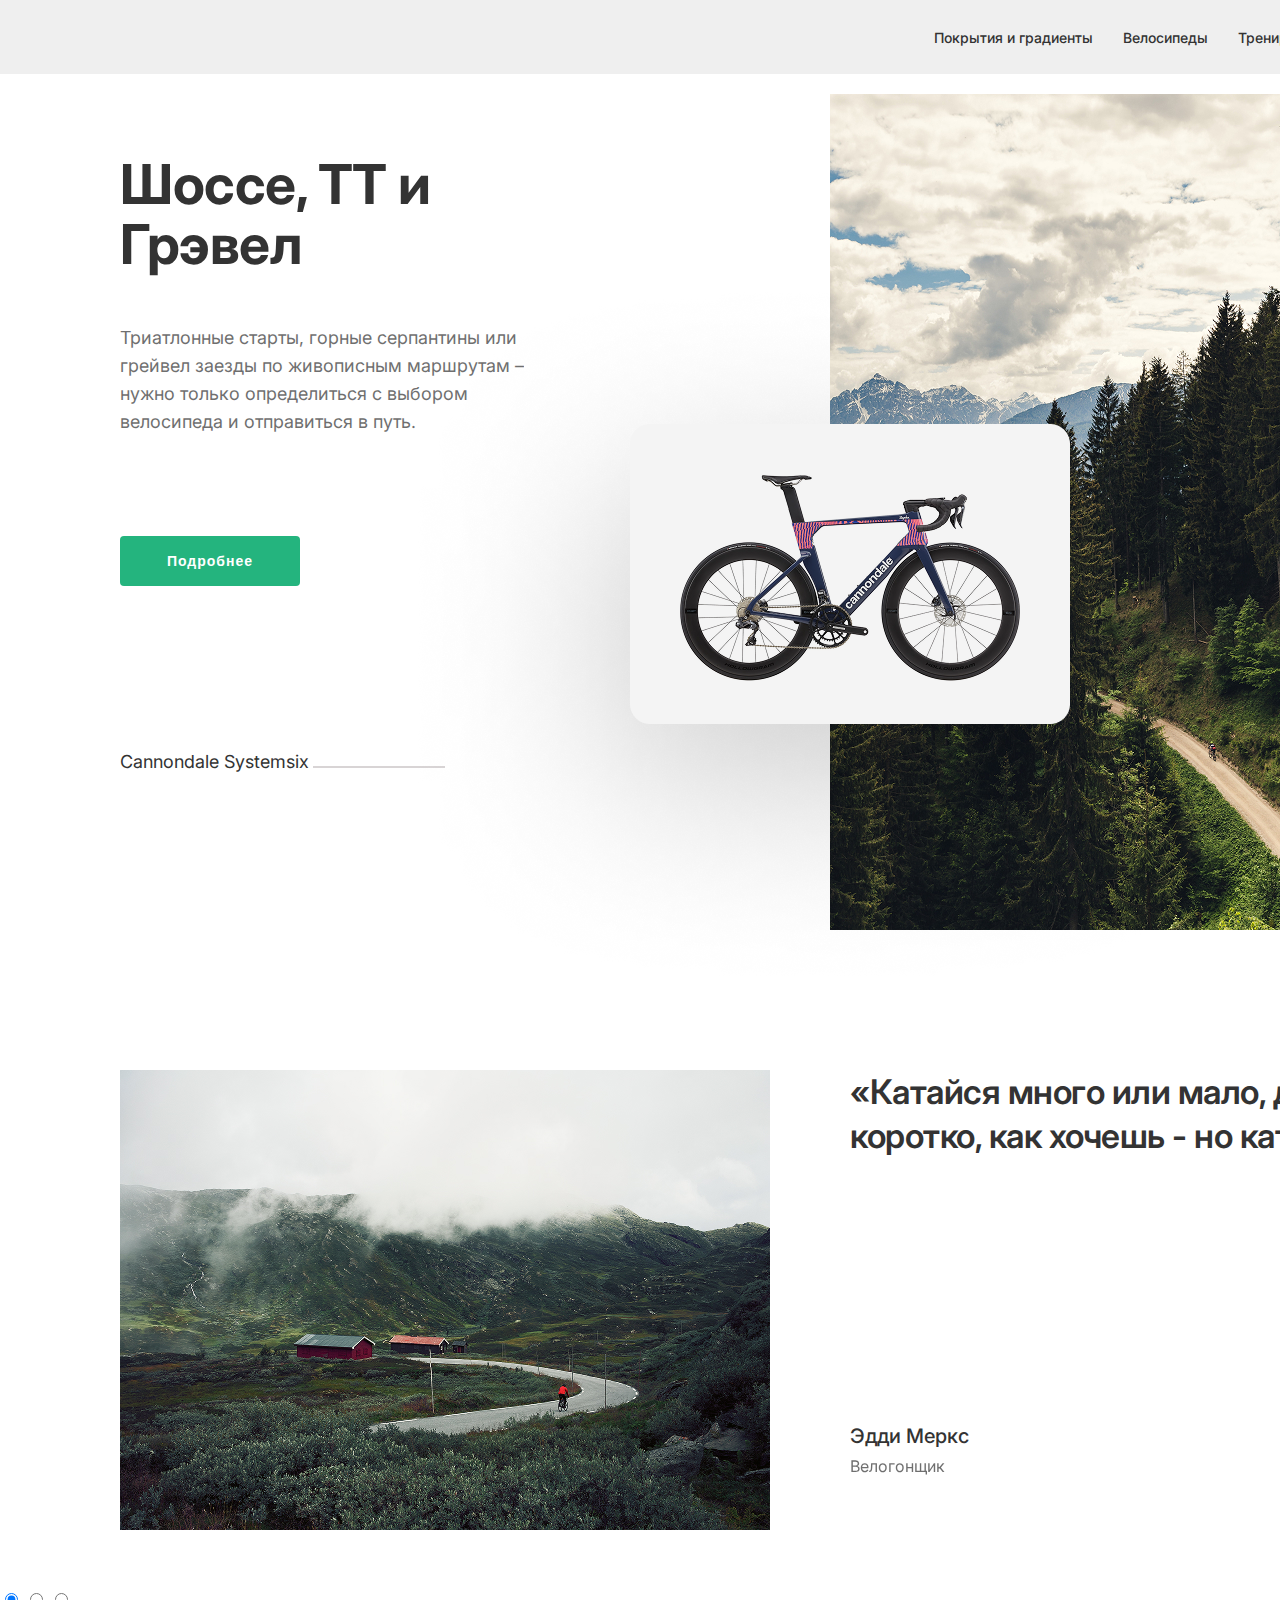
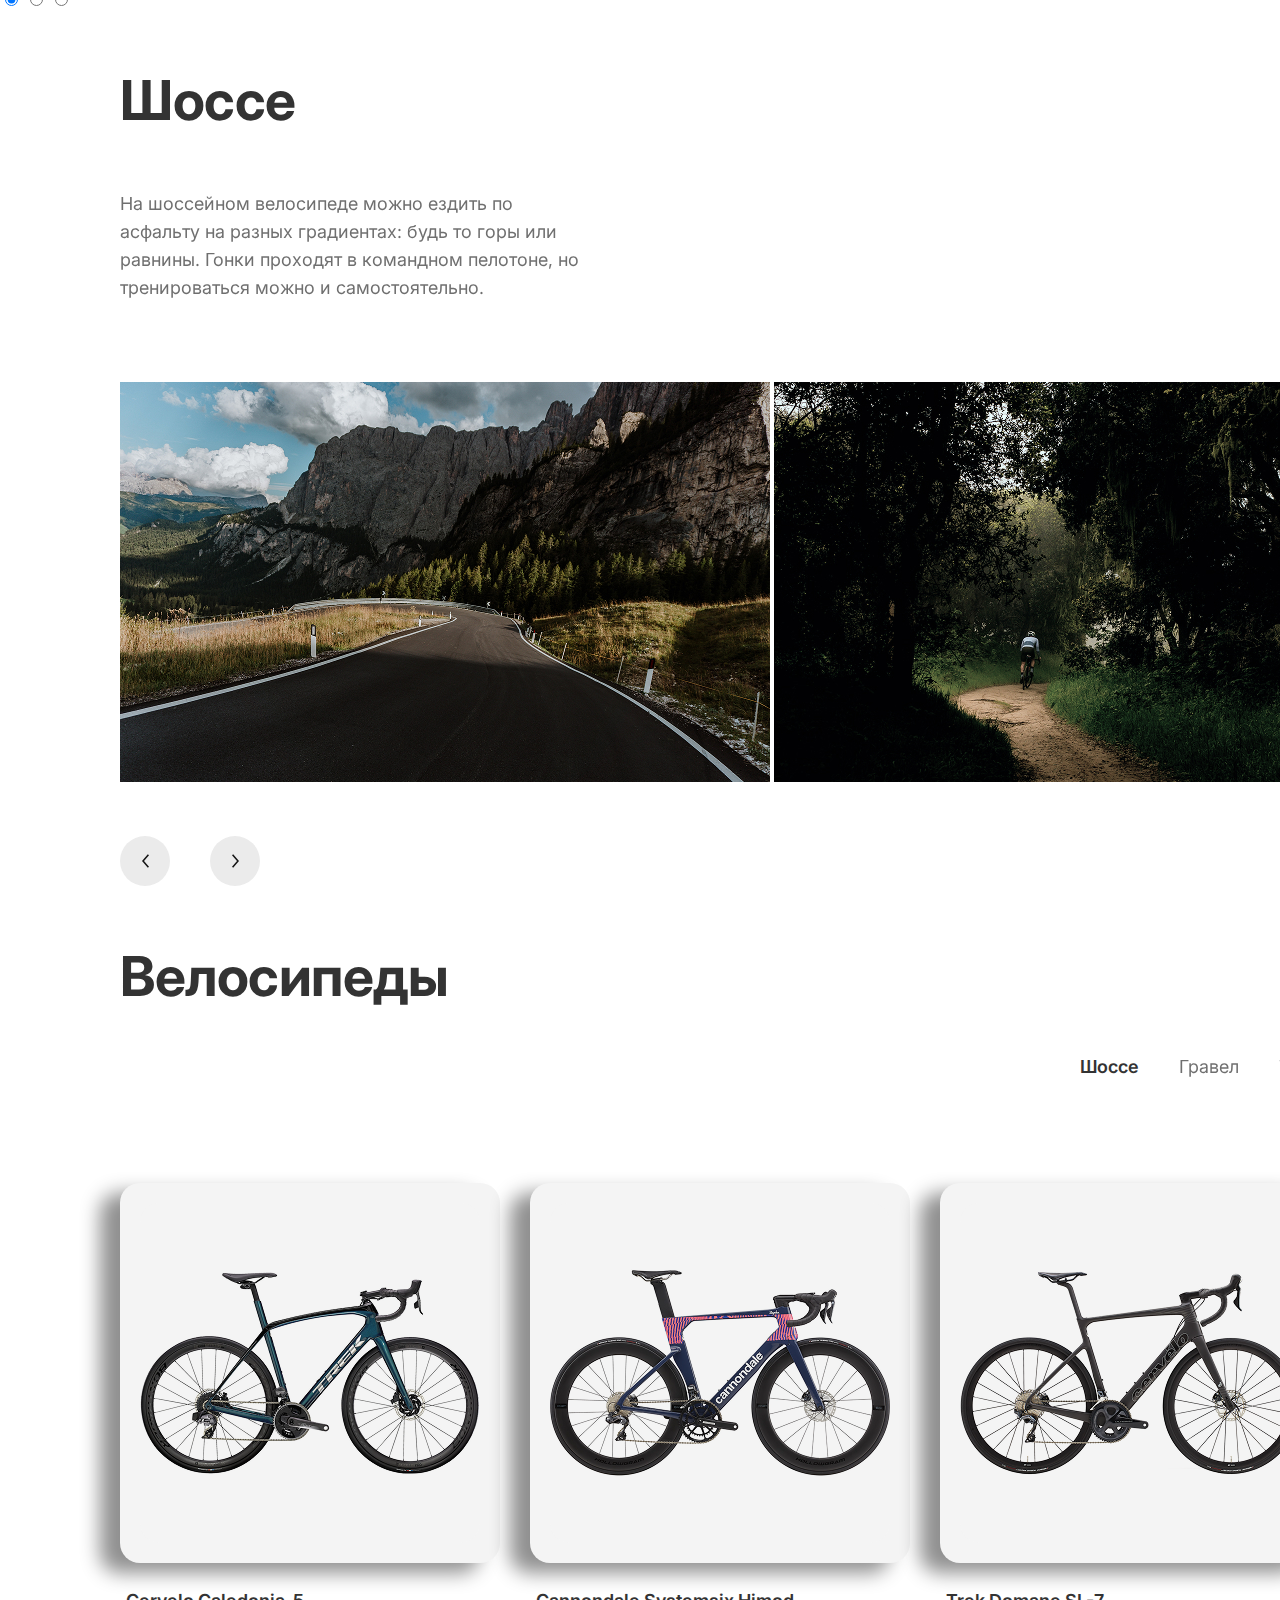
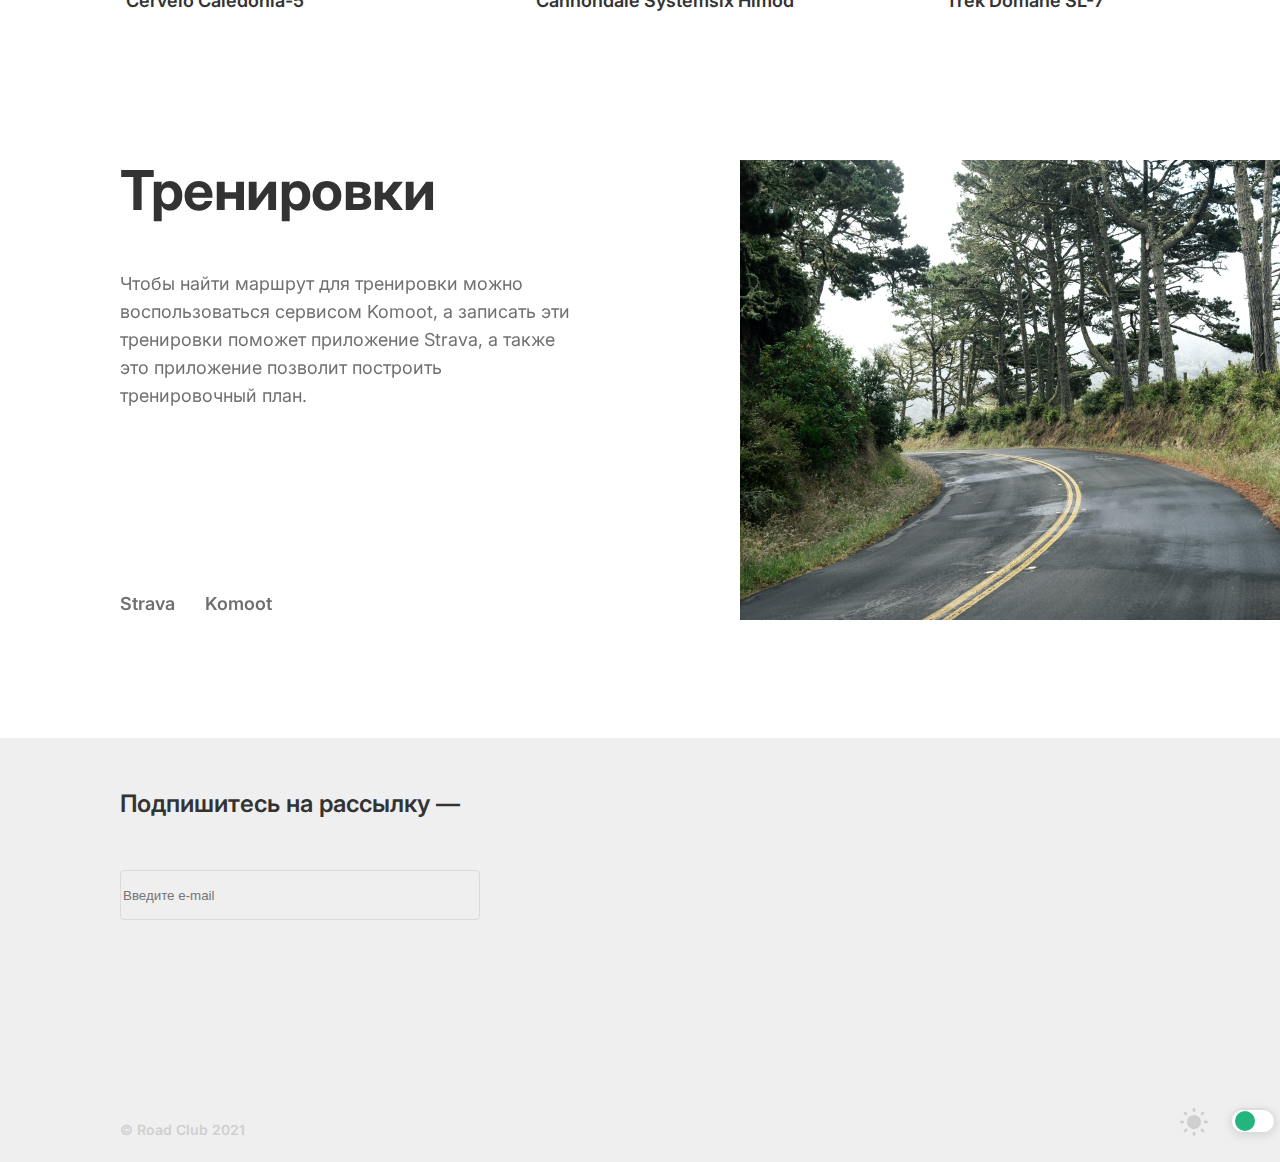
<file: index.html>
<!DOCTYPE html>
<html lang="ru">
<head>
  <meta charset="UTF-8">
  <meta name="viewport" content="width=device-width, initial-scale=1.0">
  <link rel="preconnect" href="https://fonts.googleapis.com">
  <link rel="preconnect" href="https://fonts.gstatic.com" crossorigin>
  <link href="https://fonts.googleapis.com/css2?family=Inter:ital,opsz,wght@0,14..32,100..900;1,14..32,100..900&family=Mulish:ital,wght@0,200..1000;1,200..1000&display=swap" rel="stylesheet">
  <link rel="stylesheet" href="./styles/style.css">
  <title>Велосипеды и покрытия</title>
</head>
<body class="page">

<input type="checkbox" id="theme-toggle">
<div class="theme-container">




  <header class="header">
    <nav class="header__menu">
      <ul class="header__menu-list">
        <li class="header__menu-list_iteam">
          <a class="header-link liks__style" href="#info__roads-id">Покрытия и градиенты</a>
        </li>
        <li class="header__menu-list_iteam">
          <a class="header-link liks__style" href="#info__bikes-id">Велосипеды</a>
        </li>
        <li class="header__menu-list_iteam">
          <a class="header-link liks__style" href="#info__workout-id">Тренировки</a>
        </li>
      </ul>
    </nav>
  </header>


  <main>



    <section class="about__bike">
      <div class="about__text">
        <h1 class="about__bike-name">Шоссе, ТТ и Грэвел</h1>
        <div>
          <p class="about__bike-description">Триатлонные старты, горные серпантины или грейвел заезды по живописным маршрутам – нужно только определиться с выбором велосипеда и отправиться в путь.</p>
        </div>
        <div class="about__button">
          <button class="button">Подробнее</button>
        </div>
          <span class="about__text-down">Cannondale Systemsix</span>
        <img src="./images/Color BG.jpg" alt="Линия">
      </div>

      <div class="about__img">
          <img class="about__img-picture" src="./images/Placeholder.jpg" alt="Лесная дорога">
            <div class="img-sticky">
              <img class="bike-up" src="./images/bike-fix.png" alt="bike-fix">
            </div>
      </div>
    </section>
    <section class="info__words">
      <img class="info__words-img" src="./images/Placeholder2.jpg" alt="Природа">
      <div class="info__words-text">
        <h3 class="info__words-name">
        «Катайся много или мало, долго или коротко, как хочешь - но катайся»
        </h3>
        <div class="info__words-author">
          <p class="info__words-author_name">Эдди Меркс</p>
          <p class="info__words-author_profession">Велогонщик</p>
        </div>
      </div>
    </section>




<!-- Секция Информция про покрытие -->
    <section class="info__roads" id="info__roads-id">
        <!-- Радио-кнопки для управления слайдами -->
        <input type="radio" name="info__roads-slider_1" id="slide1" class="slide-radio" checked>
        <input type="radio" name="info__roads-slider_1" id="slide2" class="slide-radio">
        <input type="radio" name="info__roads-slider_1" id="slide3" class="slide-radio">
        
      <!-- Слайды -->
      <div class="slider">
        <!-- Слайд 1 -->
        <div class="info__roads-slider slide1">
          <h2 class="info__roads-name">Шоссе</h2>
          <div class="info__roads-text">
            <p>На шоссейном велосипеде можно ездить по асфальту на разных градиентах: будь то горы или равнины. Гонки проходят в командном пелотоне, но тренироваться можно и самостоятельно.</p>
          </div>
          <div class="info__roads-img">
            <img src="./images/Placeholder3.jpg" alt="Горная дорога">
            <img src="./images/Placeholder3.1.jpg" alt="Лесная дорога">
          </div>
        </div>
        <!-- Слайд 2 -->
        <div class="info__roads-slider slide2">
          <h2 class="info__roads-name">Грэвел</h2>
          <div class="info__roads-text">
            <p>Грэвел похож на шоссейный велосипед, но конструкция рамы немного отличается, и на нём стоят более широкие покрышки, всё для того чтобы проехать по лёгкому бездорожью.</p>
          </div>
          <div class="info__roads-img">
            <img src="./images/grevel_in_forest.jpg" alt="Горная дорога">
            <img src="./images/grevel_in_road.jpg" alt="Лесная дорога">
          </div>
        </div>
        <!-- Слайд 3 -->
        <div class="info__roads-slider slide3">
          <h2 class="info__roads-name">ТТ</h2>
          <div class="info__roads-text">
            <p>ТТ — это велосипед для триатлона или раздельного старта, гооняют на таком велике только по равнинному асфальту, велик очень быстрые и аэродинамичный.</p>
          </div>
          <div class="info__roads-img">
            <img src="./images/TT_road.jpg" alt="Горная дорога">
            <img src="./images/TT_read-mount.jpg" alt="Лесная дорога">
          </div>
        </div>
      </div>


      <!-- Навигация -->
      <div class="info__roads-buttons">
        <!-- Группа кнопок "Назад" -->
        <div class="button-group">         
           <button class="img-button info__roads-buttons-left prev3 hidden">
              <img class="info__roads-buttons-left_simvol" src="./images/strelka-left.svg" alt="Стрелка в лево">
              <label for="slide3"></label>
          </button>

           <button class="img-button info__roads-buttons-left prev2 hidden">
            <img class="info__roads-buttons-left_simvol" src="./images/strelka-left.svg" alt="Стрелка в лево">
            <label for="slide2"></label>
          </button>

           <button class="img-button info__roads-buttons-left prev1 hidden">
            <img class="info__roads-buttons-left_simvol" src="./images/strelka-left.svg" alt="Стрелка в лево">
            <label for="slide1"></label>
           </button>
        </div>

        <!-- Индикаторы -->
        <div class="indicators">
                <label for="slide1" class="indicator indicator1"></label>
                <label for="slide2" class="indicator indicator2"></label>
                <label for="slide3" class="indicator indicator3"></label>
        </div>


            <!-- Группа кнопок "Вперед" -->
        <div class="button-group">
          <button class="img-button info__roads-buttons-right next next2 hidden">
            <img class="info__roads-buttons-left_simvol" src="./images/strelka-right.svg" alt="Стрелка в право">
            <label for="slide2"></label>
          </button>

            <button class="img-button info__roads-buttons-right next next3 hidden">
              <img class="info__roads-buttons-left_simvol" src="./images/strelka-right.svg" alt="Стрелка в право">
              <label for="slide3"></label>
            </button>

            <button class="img-button info__roads-buttons-right next next1 hidden">
              <img class="info__roads-buttons-left_simvol" src="./images/strelka-right.svg" alt="Стрелка в право">
              <label for="slide1"></label>
          </button>
        </div>
      </div>

    </section>



    <!-- Секция Информация по разным Велосипедам -->
    <section class="info__bikes" id="info__bikes-id">
      <!-- Радиокнопки для переключения -->
        <input type="radio" name="bike-type" id="shosse" class="bike-radio" checked>
        <input type="radio" name="bike-type" id="gravel" class="bike-radio">
        <input type="radio" name="bike-type" id="tt" class="bike-radio">


      <h2 class="info__bikes-name">Велосипеды</h2>


      <ul class="info__bikes-roads_menu">
        <li class="info__bikes-roads_iteam">
          <label for="shosse" class="bike-tab">Шоссе</label>
            <!--<a class="info__bikes-roads_iteam-links" href="">Шоссе</a>-->
        </li>

        <li class="info__bikes-roads_iteam">
          <label for="gravel" class="bike-tab">Гравел</label>
           <!--<a class="info__bikes-roads_iteam-links" href="">Гравел</a>-->
        </li>

        <li class="info__bikes-roads_iteam">
          <label for="tt" class="bike-tab">ТТ</label>
          <!--<a class="info__bikes-roads_iteam-links" href="">ТТ</a>-->
        </li>
      </ul>



      <ul class="info__bikes-bikes" data-bike="shosse">
        <li class="info__bikes-bikes_iteam">
          <div class="info__bikes-bikes_iteam-link-img">
            <a class="info__bikes-bikes_iteam-link" href="https://www.sigmasports.com/item/Trek/Domane-SL-7-Force-eTap-AXS-Disc-Road-Bike-2021/RULF" target="_blank">
             <img class="info__bikes-bikes_iteam-img" src="./images/Снимок экрана 2021-05-24 в 12.58 (1).png" alt="">
            </a>
          </div>
          <div class="info__bikes-bikes_iteam-link-text">
            <a class="info__bikes-bikes_iteam-link" href="https://www.sigmasports.com/item/Trek/Domane-SL-7-Force-eTap-AXS-Disc-Road-Bike-2021/RULF">Cervelo Caledonia-5</a>
          </div>          
        </li>
        <li class="info__bikes-bikes_iteam">
          <div class="info__bikes-bikes_iteam-link-img">
            <a class="info__bikes-bikes_iteam-link" href="https://www.sigmasports.com/item/Cannondale/SystemSix-HiMOD-Ultegra-Di2-Disc-Road-Bike-2021/R82J" target="_blank">
              <img class="info__bikes-bikes_iteam-img" src="./images/Снимок экрана 2021-05-24 в 12.58.png" alt="">
            </a>
          </div>
          <div class="info__bikes-bikes_iteam-link-text">
            <a class="info__bikes-bikes_iteam-link" href="https://www.sigmasports.com/item/Cannondale/SystemSix-HiMOD-Ultegra-Di2-Disc-Road-Bike-2021/R82J" target="_blank">Cannondale Systemsix Himod</a>
          </div> 
          
        </li>
        <li class="info__bikes-bikes_iteam">
          <div class="info__bikes-bikes_iteam-link-img">
            <a class="info__bikes-bikes_iteam-link" href="https://www.sigmasports.com/item/Cervelo/Caledonia-5-Ultegra-Disc-Road-Bike-2021/RDEN" target="_blank">
              <img class="info__bikes-bikes_iteam-img" src="./images/Снимок экрана 2021-05-24 в 12.59.png" alt="">
            </a>
          </div>
          <div class="info__bikes-bikes_iteam-link-text">
            <a class="info__bikes-bikes_iteam-link" href="https://www.sigmasports.com/item/Cervelo/Caledonia-5-Ultegra-Disc-Road-Bike-2021/RDEN" target="_blank">Trek Domane SL-7</a>
          </div> 
        </li>
      </ul>

      <ul class="info__bikes-bikes" data-bike="gravel">
        <li class="info__bikes-bikes_iteam">
          <div class="info__bikes-bikes_iteam-link-img">
            <a class="info__bikes-bikes_iteam-link" href="https://www.sigmasports.com/item/Cervelo/Aspero-GRX-810-1x-Disc-Gravel-Bike-2021/RJDE" target="_blank">
             <img class="info__bikes-bikes_iteam-img" src="./images/gravell_1.png" alt="">
            </a>
          </div>
          <div class="info__bikes-bikes_iteam-link-text">
            <a class="info__bikes-bikes_iteam-link" href="https://www.sigmasports.com/item/Cervelo/Aspero-GRX-810-1x-Disc-Gravel-Bike-2021/RJDE" target="_blank">Cervelo Aspero GRX 810</a>
          </div>          
        </li>
        <li class="info__bikes-bikes_iteam">
          <div class="info__bikes-bikes_iteam-link-img">
            <a class="info__bikes-bikes_iteam-link" href="https://www.sigmasports.com/item/Specialized/S-Works-Diverge-Gravel-Bike-2020/NVJ9" target="_blank">
              <img class="info__bikes-bikes_iteam-img" src="./images/gravell_2.png" alt="">
            </a>
          </div>
          <div class="info__bikes-bikes_iteam-link-text">
            <a class="info__bikes-bikes_iteam-link" href="https://www.sigmasports.com/item/Specialized/S-Works-Diverge-Gravel-Bike-2020/NVJ9" target="_blank">Specialized S-Works Diverge</a>
          </div> 
        </li>
        <li class="info__bikes-bikes_iteam">
          <div class="info__bikes-bikes_iteam-link-img">
            <a class="info__bikes-bikes_iteam-link" href="https://www.sigmasports.com/item/Cannondale/Topstone-Carbon-Lefty-3-Disc-Gravel-Road-Bike-2021/PUC8" target="_blank">
              <img class="info__bikes-bikes_iteam-img" src="./images/gravell_3.png" alt="">
            </a>
          </div>
          <div class="info__bikes-bikes_iteam-link-text">
            <a class="info__bikes-bikes_iteam-link" href="https://www.sigmasports.com/item/Cannondale/Topstone-Carbon-Lefty-3-Disc-Gravel-Road-Bike-2021/PUC8" target="_blank">Cannondale Topstone Lefty 3</a>
          </div>  
        </li>
      </ul>

            <ul class="info__bikes-bikes" data-bike="tt">
        <li class="info__bikes-bikes_iteam">
          <div class="info__bikes-bikes_iteam-link-img">
            <a class="info__bikes-bikes_iteam-link" href="https://www.sigmasports.com/item/Specialized/S-Works-Shiv-Disc-Limited-Edition-Triathlon-Bike-2019/K8P9" target="_blank">
             <img class="info__bikes-bikes_iteam-img" src="./images/TT_1.png" alt="">
            </a>
          </div>
          <div class="info__bikes-bikes_iteam-link-text">
            <a class="info__bikes-bikes_iteam-link" href="#">Specialized S-Works Shiv</a>
          </div>          
        </li>
        <li class="info__bikes-bikes_iteam">
          <div class="info__bikes-bikes_iteam-link-img">
            <a class="info__bikes-bikes_iteam-link" href="https://www.sigmasports.com/item/BMC/Timemachine-01-One-Force-Disc-TT-Triathlon-Bike-2021/S835" target="_blank">
              <img class="info__bikes-bikes_iteam-img" src="./images/TT_2.png" alt="">
            </a>
          </div>
          <div class="info__bikes-bikes_iteam-link-text">
            <a class="info__bikes-bikes_iteam-link" href="">BMC Timemachine 01 ONE</a>
          </div> 
        </li>
        <li class="info__bikes-bikes_iteam">
          <div class="info__bikes-bikes_iteam-link-img">
            <a class="info__bikes-bikes_iteam-link" href="https://www.sigmasports.com/item/Cervelo/P-Series-Ultegra-Di2-TT-Triathlon-Bike-2021/RM6Q" target="_blank">
              <img class="info__bikes-bikes_iteam-img" src="./images/TT_3.png" alt="">
            </a>
          </div>
          <div class="info__bikes-bikes_iteam-link-text">
            <a class="info__bikes-bikes_iteam-link" href="">Cervelo P-Series</a>
          </div>  
        </li>
      </ul>

    </section>

<!-- Секция Тренировки -->
    <section class="info__workout" id="info__workout-id">
      <div class="info__workout-text">
      <h2 class="info__workout-name">Тренировки</h2>
        <div class="info__workout-description">
          <p>Чтобы найти маршрут для тренировки можно воспользоваться сервисом Komoot, а записать эти тренировки поможет приложение Strava, а также это приложение позволит построить тренировочный план.</p>
        </div>
        <ul class="info__workout-menu">
        <li class="info__workout-menu_iteam">
          <a class="info__workout-menu_iteam-links liks__style" href="https://www.strava.com" target="_blank">Strava</a>
        </li>
        <li class="info__workout-menu_iteam">
          <a class="info__workout-menu_iteam-links liks__style" href="https://www.komoot.com" target="_blank">Komoot</a>
        </li>
      </ul>
      </div>
      
      <div class="info__workout-img">
        <img src="./images/Placeholder (1) trenirovka.jpg" alt=" Асфальтированная дорога среди деревьев">
      </div>
    </section>
  </main>



  
  <!-- Секция футер -->
  <footer class="footer">
    <div class="footer__text">
      <h3 class="footer__text-name">Подпишитесь на рассылку —</h3>
      <div class="footer__label-inputs">
        <label class="footer__label" for="email">
        <input class="footer__input" type="email" id="email" placeholder="Введите e-mail">
        </label>
      </div>
    </div>
    <div class="footer__down">
      <div class="footer__name-company">
        <p class="footer__company">© Road Club 2021</p>
      </div>




  

      <div class="footer__switch">
        <ul class="footer__switch-menu">
            <li class="footer__switch-menu_iteam">
              <img src="./images/sun.svg" alt="">
            </li>     
            <li class="footer__switch-menu_iteam">
              <label for="theme-toggle" class="theme-switcher">
                <div class="switch">
                  <span class="slider2"></span>
                </div>
              </label>
            </li>
            <li class="footer__switch-menu_iteam">
              <img src="./images/luna.svg" alt="">
            </li>
        </ul>
      </div>
    </div>
  </footer>


  </div>
</body>
</html>
</file>
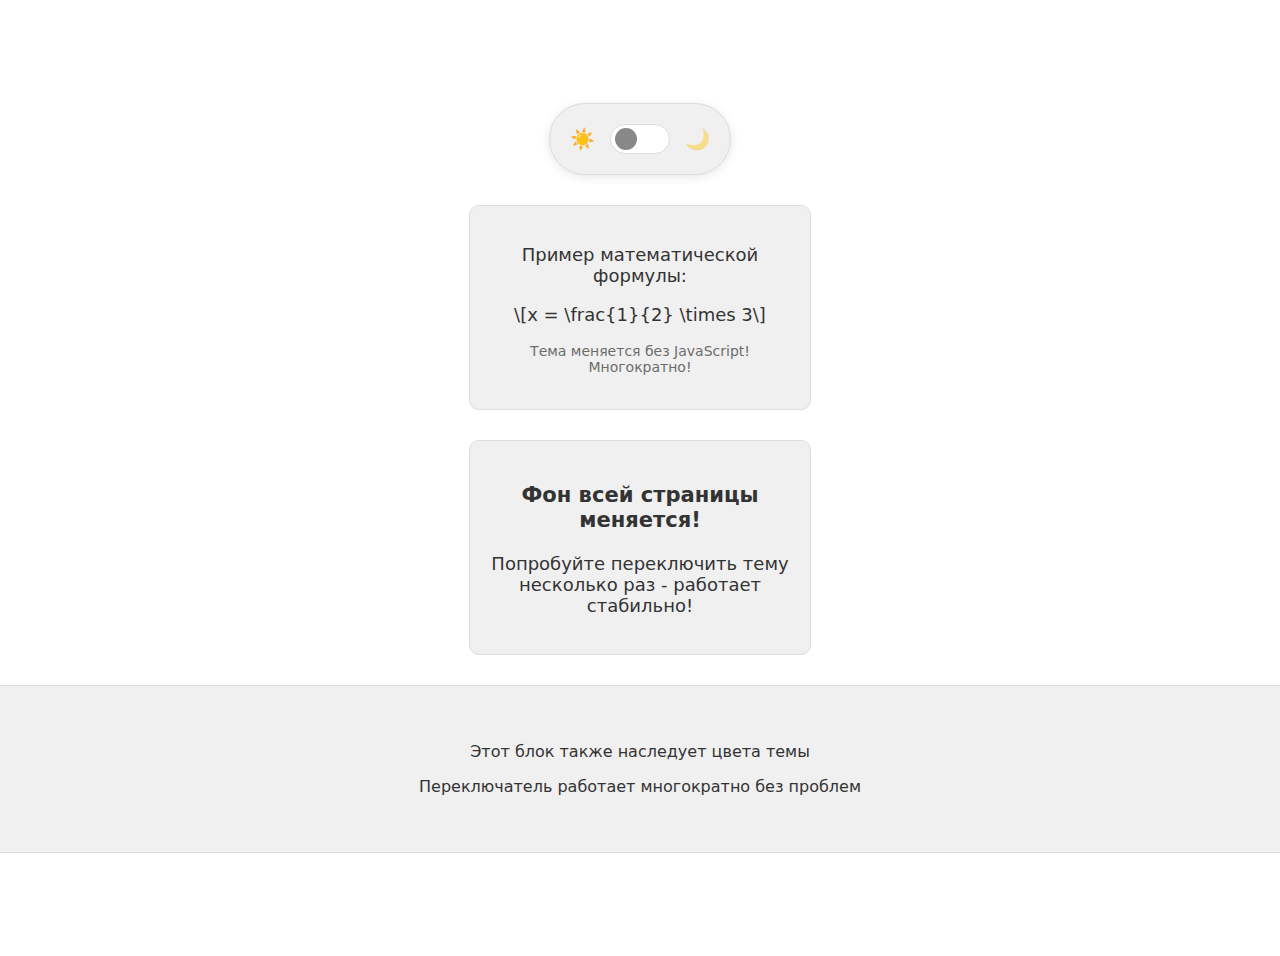
<file: switcher.html>
<!DOCTYPE html>
<html lang="ru">
<head>
    <meta charset="UTF-8">
    <meta name="viewport" content="width=device-width, initial-scale=1.0">
    <title>Свитчер темы без JS</title>
    <style>
        /* Светлая тема по умолчанию */
        .theme-container {
            --bg-color: #ffffff;
            --text-color: #333333;
            --switch-bg: #f0f0f0;
            --slider-bg: #ffffff;
            --border-color: #dddddd;
            --shadow: 0 2px 10px rgba(0, 0, 0, 0.1);
            
            background-color: var(--bg-color);
            color: var(--text-color);
            font-family: 'Segoe UI', system-ui, sans-serif;
            margin: 0;
            min-height: 100vh;
            transition: all 0.3s ease;
        }

        /* Скрываем чекбокс */
        #theme-toggle {
            display: none;
        }

        /* Темная тема при активированном чекбоксе */
        #theme-toggle:checked + .theme-container {
            --bg-color: #1a1a1a;
            --text-color: #ffffff;
            --switch-bg: #2d2d2d;
            --slider-bg: #3a3a3a;
            --border-color: #444444;
            --shadow: 0 2px 10px rgba(0, 0, 0, 0.3);
        }

        .container {
            display: flex;
            flex-direction: column;
            align-items: center;
            justify-content: center;
            min-height: 100vh;
            gap: 30px;
            padding: 20px;
        }

        .theme-switcher {
            display: flex;
            align-items: center;
            gap: 15px;
            padding: 20px;
            background: var(--switch-bg);
            border-radius: 50px;
            box-shadow: var(--shadow);
            border: 1px solid var(--border-color);
            cursor: pointer;
        }

        .theme-icon {
            font-size: 20px;
            transition: opacity 0.3s ease;
        }

        /* Иконка солнца - видима по умолчанию */
        .light-icon {
            opacity: 1;
        }

        /* Иконка луны - скрыта по умолчанию */
        .dark-icon {
            opacity: 0.5;
        }

        /* При активированной темной теме меняем прозрачность иконок */
        #theme-toggle:checked + .theme-container .light-icon {
            opacity: 0.5;
        }

        #theme-toggle:checked + .theme-container .dark-icon {
            opacity: 1;
        }

        .switch {
            position: relative;
            display: inline-block;
            width: 60px;
            height: 30px;
        }

        .slider {
            position: absolute;
            cursor: pointer;
            top: 0;
            left: 0;
            right: 0;
            bottom: 0;
            background-color: var(--slider-bg);
            border: 1px solid var(--border-color);
            transition: .4s;
            border-radius: 34px;
        }

        .slider:before {
            position: absolute;
            content: "";
            height: 22px;
            width: 22px;
            left: 4px;
            bottom: 3px;
            background-color: #888;
            transition: .4s;
            border-radius: 50%;
        }

        /* Стили для активированного переключателя */
        #theme-toggle:checked + .theme-container .slider {
            background-color: #4a4a4a;
        }

        #theme-toggle:checked + .theme-container .slider:before {
            transform: translateX(28px);
            background-color: #fff;
        }

        .math-example {
            padding: 20px;
            background: var(--switch-bg);
            border-radius: 10px;
            text-align: center;
            font-size: 18px;
            border: 1px solid var(--border-color);
            max-width: 300px;
        }

        /* Дополнительный контент */
        .additional-content {
            width: 100%;
            padding: 40px;
            background: var(--switch-bg);
            border-radius: 10px;
            text-align: center;
            border: 1px solid var(--border-color);
        }
    </style>
</head>

<body>
    <!-- Чекбокс ПЕРЕД контейнером темы -->
    <input type="checkbox" id="theme-toggle">
    
    <!-- Весь контент страницы внутри этого div -->
    <div class="theme-container">
        <div class="container">
            <label for="theme-toggle" class="theme-switcher">
                <span class="theme-icon light-icon">☀️</span>
                <div class="switch">
                    <span class="slider"></span>
                </div>
                <span class="theme-icon dark-icon">🌙</span>
            </label>
            
            <div class="math-example">
                <p>Пример математической формулы:</p>
                <p>\[x = \frac{1}{2} \times 3\]</p>
                <p style="font-size: 14px; opacity: 0.7; margin-top: 10px;">
                    Тема меняется без JavaScript! Многократно!
                </p>
            </div>

            <div class="math-example">
                <h3>Фон всей страницы меняется!</h3>
                <p>Попробуйте переключить тему несколько раз - работает стабильно!</p>
            </div>

            <div class="additional-content">
                <p>Этот блок также наследует цвета темы</p>
                <p>Переключатель работает многократно без проблем</p>
            </div>
        </div>
    </div>
</body>
</html>
</file>
<file: styles/style.css>
*,
*::before,
*::after {
  box-sizing: border-box;
}

html {
  block-size: 100%;
}

.page {
  font-family: "Inter", sans-serif;
  color: var(--text-color);
  width: 1440px;
  display: grid;
  margin: 0 auto;
}

h1,
h2,
h3,
h4,
p,
ul,
ol,
li,
blockquote,
fieldset {
  margin: 0;
  padding: 0;
}

ul,
ol {
  list-style: none;
}

.header {
  background: var(--switch-bg);
  position: sticky;
  top: 0;
  z-index: 10;
  height: 74px;
}

.header__menu-list {
  display: flex;
  justify-content: end;
  gap: 30px;
  height: 74px;
  align-items: center;
  padding-right: 120px;
}

.header-link {
  color: var(--text-color);
  font-size: 14px;
  font-weight: 500;
  line-height: 18px;
  letter-spacing: 0px;
  text-align: right;
  text-decoration: none;
}

/* Секция начальная*/
.about__bike {
  display: flex;
  margin-top: 20px;
  height: 856px;
  background: var(--bg-color);
}

.about__bike-name {
  font-size: 55px;
  font-weight: 700;
  line-height: 60px;
  letter-spacing: -0.5px;
  text-align: left;
  padding-top: 60px;
  padding-left: 120px;
}

.about__bike-description {
  color: var(--text-color);
  font-size: 18px;
  font-weight: 400;
  line-height: 28px;
  text-align: left;
  padding-top: 50px;
  padding-bottom: 50px;
  padding-left: 120px;
  padding-right: 35px;
  opacity: 0.7;
}

.about__button {
  padding-left: 120px;
  padding-top: 50px;
}

.button {
  width: 180px;
  height: 50px;
  border-radius: 4px;
  background-color: rgba(36, 180, 126, 1);
  color: #fff;
  border: none;
  font-weight: 600;
  line-height: 18px;
  letter-spacing: 1px;
  text-align: center;
  font-size: 14px; 
  position: relative;
  cursor: pointer;
  overflow: hidden;
  transition: color 0.3s ease;
  z-index: 1;
}
/*Анимация для кнопки*/
.button::before {
  content: '';
  position: absolute;
  top: 0;
  left: -100%;
  width: 100%;
  height: 100%;
  background-color: rgba(49, 158, 117, 1);
  transition: left 0.8s ease;
  z-index: -1;
}

.button:hover::before {
  left: 0;
}

.button:hover {
  color: #fff;
}

.button:active {
  transform: scale(0.95);
}


.about__text-down {
  display: inline-block;
  font-size: 18px;
  font-weight: 400;
  line-height: 18px;
  text-align: left;
  padding-left: 120px;
  margin-top: 167px;
}

.about__img {
  position: relative;
  display: flex;
  flex-direction: column;
  align-items: flex-end;
}

.about__img-picture {
  position: absolute;
  width: 610px;
  height: 836px;
}

.img-sticky {
  position: sticky;
  top: 0;
}

.bike-up {
  position: relative;
  top: 170px;
  right: 170px;
  object-fit: contain
}

.info__words {
  display: flex;
  height: 640px;
}

.info__words-img {
  padding-left: 120px;
  padding-top: 120px;
  padding-bottom: 60px;
}

.info__words-name {
  color: var(--text-color);
  font-size: 34px;
  font-weight: 600;
  line-height: 44px;
  letter-spacing: -0.5px;
  text-align: left;
  padding-top: 120px;
  padding-left: 80px;
}

.info__words-author {
  padding-left: 80px;
  padding-top: 262px;
}

.info__words-author_name {
  color: var(--text-color);
  font-size: 20px;
  font-weight: 500;
  line-height: 32px;
  text-align: left;
}

.info__words-author_profession {
  color: var(--text-color);
  font-size: 16px;
  font-weight: 400;
  line-height: 28px;
  text-align: left;
  opacity: 0.7;
}

.info__roads-name {
  color: var(--text-color);
  font-size: 55px;
  font-weight: 700;
  line-height: 60px;
  letter-spacing: -0.5px;
  text-align: left;
  padding-top: 60px;
  padding-left: 120px;
}

.info__roads-text {
  color: var(--text-color);
  font-size: 18px;
  font-weight: 400;
  line-height: 28px;
  text-align: left;
  opacity: 0.7;
  padding-left: 120px;
  padding-top: 60px;
  padding-right: 860px;
}

.info__roads-img {
  padding-left: 120px;
  padding-top: 80px;
  overflow: hidden;
  position: relative;
}

.info__roads-slider {
  display: none;
}

 /* Активный индикатор */
#slide1:checked ~ .info__roads-buttons .indicator1,
#slide2:checked ~ .info__roads-buttons .indicator2,
#slide3:checked ~ .info__roads-buttons .indicator3
{
  background: #007bff;
  transform: scale(1.3);
}

 /* Активный слайд */
#slide1:checked ~ .slider .slide1,
#slide2:checked ~ .slider .slide2,
#slide3:checked ~ .slider .slide3
{
  display: block;
}

/* Скрываем ненужные кнопки */
.img-button.hidden {
  display: none;
}

/* Логика кнопок навигации */
#slide1:checked ~ .info__roads-buttons .prev3,
#slide2:checked ~ .info__roads-buttons .prev2,
#slide3:checked ~ .info__roads-buttons .prev1,
        
       
#slide1:checked ~ .info__roads-buttons .next2,
#slide2:checked ~ .info__roads-buttons .next3,
#slide3:checked ~ .info__roads-buttons .next1
{
  display: flex;
}


/*Анимация левой кнопки- Предыдущ картинка*/
.info__roads-buttons-left:hover {
  transform: scale(1.1);
  box-shadow: 0 6px 20px #666;
}

.info__roads-buttons-left:active {
  transform: scale(0.95);
}

/*Анимация левой кнопки- След картинка*/
.info__roads-buttons-right:hover {
  transform: scale(1.1);
  box-shadow: 0 6px 20px #666;
}

.info__roads-buttons-right:active {
  transform: scale(0.95);
}



.info__roads-slider {
  animation: fadeIn 0.5s ease-in;
}

@keyframes fadeIn {
  from { opacity: 0; }
  to { opacity: 1; }
}


.info__roads-buttons {
  padding-left: 120px;
  padding-top: 50px;
  display: flex;
  gap: 20px;
}

.info__roads-buttons-left {
  width: 50px;
  height: 50px;
  border-radius: 50px;
  background: rgba(235, 235, 235, 1);
  border: none;
  display: flex;
  align-items: center;
  justify-content: center;
}

.info__roads-buttons-right {
  width: 50px;
  height: 50px;
  border-radius: 50px;
  background: rgba(235, 235, 235, 1);
  border: none;
  display: flex;
  align-items: center;
  justify-content: center;
}

.info__roads-buttons-left_simvol {
  width: 7px;
  height: 16px;
}

.info__roads-buttons-right_simvol {
  width: 7px;
  height: 16px;
}

/*Секция Информация по разным Велосипедам*/
.info__bikes {
  display: grid;
  height: 724px;
}

.info__bikes-name {
  padding-left:  120px;
  padding-top: 60px;
  color: var(--text-color);
  font-size: 55px;
  font-weight: 700;
  line-height: 60px;
  letter-spacing: -0.5px;
  text-align: left;
}

.info__bikes-roads_menu {
  display: flex;
  gap: 40px;
  padding-left: 1080px;
}

.info__bikes-bikes {
  display: grid;
  gap: 30px;
  padding-top: 53.81px;
  padding-left: 120px;
  padding-right: 120px;
  grid-template-columns: 1fr 1fr 1fr;
}
 /* Скрываем радиокнопки */
.bike-radio {
  display: none;
}

/* Стили для активной вкладки через радиокнопки */
#shosse:checked ~ .info__bikes-roads_menu label[for="shosse"],
#gravel:checked ~ .info__bikes-roads_menu label[for="gravel"], 
#tt:checked ~ .info__bikes-roads_menu label[for="tt"] {
  color: var(--text-color);
  font-weight: 600;
  opacity: 1;
}

/* Галереи изначально скрыты */
.info__bikes-bikes {
  display: none;
  animation: fadeIn 0.5s ease;
}

 /* Показываем соответствующую галерею при выборе радиокнопки */
#shosse:checked ~ .info__bikes-bikes[data-bike="shosse"],
#gravel:checked ~ .info__bikes-bikes[data-bike="gravel"],
#tt:checked ~ .info__bikes-bikes[data-bike="tt"] {
  display: flex;
}

.bike-tab {
  cursor: pointer;
  color: var(--text-color);
  font-size: 18px;
  font-weight: 400;
  line-height: 28px;
  text-align: right;
  opacity: 0.7;
}

.bike-tab:hover {
  color: var(--text-color);
  font-weight: 600;
  transform: translateX(-12px);
  transform: scale(1.1);
  text-shadow: 0 6px 20px #666;
  background: transparent;
}


/*Секция - Про тренировки*/
.info__workout {
  display: flex;
}

.info__workout-name {
  padding-left: 120px;
  padding-top: 150px;
  color: var(--text-color);
  font-size: 55px;
  font-weight: 700;
  line-height: 60px;
  letter-spacing: -0.5px;
  text-align: left;
}

.info__workout-description {
  color: var(--text-color);
  font-size: 18px;
  font-weight: 400;
  line-height: 28px;
  text-align: left;
  opacity: 0.7;
  padding-top: 50px;
  padding-left: 120px;
  padding-right: 160px;
}

.info__workout-menu {
  display: flex;
  padding-left: 120px;
  padding-top: 180px;
  padding-bottom: 120px;
  gap: 30px;
}

.info__workout-menu_iteam {
}

.info__workout-menu_iteam-links {
  color: var(--text-color);
  font-size: 18px;
  font-weight: 600;
  line-height: 28px;
  text-align: left;
  opacity: 0.7;
  text-decoration: none;
}

.liks__style:hover{
  color: var(--text-color);
  opacity: 1;
  text-shadow: 0 6px 20px #666;
}

.liks__style:active {
  transform: scale(0.95);
}



.info__bikes-bikes_iteam {
  border-radius: 20px;
  box-shadow: -20px 10px 19px 0px rgba(0, 0, 0, 0.44);
  background: rgba(244, 244, 244, 1);
  width: 380px;
  height: 380px;
}

.info__bikes-bikes_iteam-img {
  border-radius: 20px;
  padding: 20px;
}

.info__bikes-bikes_iteam-link-text {
  padding-top: 22px;
  padding-left: 6px;
  cursor: pointer;
}

.info__bikes-bikes_iteam-link {
  color: var(--text-color);
  font-size: 18px;
  font-weight: 600;
  line-height: 22px;
  text-align: left;
  text-decoration: none;
}

.info__bikes-bikes_iteam:active {
  box-shadow: -5px 0 #666;
  transform: translateX(-4px);
}


.info__bikes-bikes_iteam-text {

}

.info__workout-img {
  padding-top: 150px;
  padding-right: 120px;
}


.footer {
  background: var(--switch-bg);
  height: 424px;
}

.footer__text-name {
  color: var(--text-color);
  font-size: 24px;
  font-weight: 600;
  line-height: 32px;
  text-align: left;
  padding-left: 120px;
  padding-top: 50px;
}

.footer__label-inputs {
  padding-top: 50px;
  padding-left: 120px;
}

.footer__input {
  background: transparent;
  box-sizing: border-box;
  border: 1px solid rgba(199, 199, 199, 0.5);
  border-radius: 4px;
  width: 360px;
  height: 50px;
}

.footer__down {
  display: flex;
  justify-content: space-between;
  align-items: end;
  padding-top: 100px;
}

.footer__switch {
  padding-right: 122.65px;
}

.footer__switch-menu {
  display: flex;
  gap: 22px;
}

.footer-switcher {
  position: absolute;
  cursor: pointer;
  border-radius: 9999px;
  background: rgba(255, 255, 255, 1);
  width: 44px;
  height: 24px;
  transition: .4s;
}

.footer-switcher::before {
  position: absolute;
  content: "";
  height: 20px;
  width: 20px;
  left: 4px;
  bottom: 2px;
  background-color: #24B47E;
  transition: .4s;
  border-radius: 50%;
}

.footer__company {
  color: var(--text-color-footer);
  font-size: 14px;
  font-weight: 600;
  line-height: 19.59px;
  text-align: left;
  padding-left: 120px;
  padding-top: 100px;
}

.footer__switch-menu_iteam-img {
  position: absolute;
}

/* Скрываем чекбокс */
#theme-toggle {
  display: none;
}


/* Светлая тема по умолчанию */
.theme-container {
  --bg-color: #ffffff;
  --text-color: #333333;
  --text-color-footer: rgba(207, 207, 207, 1);
  --switch-bg: rgba(239, 239, 239, 1);;
  --slider-bg: #ffffff;
  --border-color: #dddddd;
  --shadow: 0 2px 10px rgba(0, 0, 0, 0.1);     
  background-color: var(--bg-color);
}

/* Темная тема при активированном чекбоксе */
#theme-toggle:checked + .theme-container {
  --bg-color: rgba(51, 51, 51, 1);
  --text-color: #ffffff;
  --text-color-footer: rgba(86, 86, 86, 1);
  --switch-bg: rgba(47, 47, 47, 1);
  --slider-bg: #3a3a3a;
  --border-color: #444444;
  --shadow: 0 2px 10px rgba(0, 0, 0, 0.3);
}

.theme-switcher {
  display: flex;
  align-items: center;
  gap: 15px;
  background: var(--switch-bg);
  border-radius: 50px;
  box-shadow: var(--shadow);
  border: 1px solid var(--border-color);
  cursor: pointer;
}

.switch {
  position: relative;
  display: inline-block;
  width: 44px;
  height: 24px;
}

.slider2 {
  position: absolute;
  cursor: pointer;
  top: 0;
  left: 0;
  right: 0;
  bottom: 0;
  background-color: var(--slider-bg);
  border: 1px solid var(--border-color);
  transition: .4s;
  border-radius: 34px;
}

.slider2:before {
  position: absolute;
  content: "";
  height: 20px;
  width: 20px;
  left: 3px;
  bottom: 1px;
  background-color: rgba(36, 180, 126, 1);
  transition: .4s;
  border-radius: 50%;
}

/* Стили для активированного переключателя */
#theme-toggle:checked + .theme-container .slider2 {
  background-color: rgba(51, 51, 51, 1);;
}

#theme-toggle:checked + .theme-container .slider2:before {
  transform: translateX(17px);
  background-color: rgba(36, 180, 126, 1);
}

/* При активированной темной теме меняем прозрачность иконок */
#theme-toggle:checked + .theme-container .light-icon {
  opacity: 0.5;
}

#theme-toggle:checked + .theme-container .dark-icon {
  opacity: 1;
}

/* Стили для активированного переключателя */
#theme-toggle:checked ~ .footer__switch .footer-switcher {
  background-color: #4a4a4a;
}

#theme-toggle:checked ~ .footer__switch .footer-switcher:before {
  transform: translateX(17px);         
}

.theme-container {
  background: var(--bg-color);
  color: var(--text-color);
}
</file>
